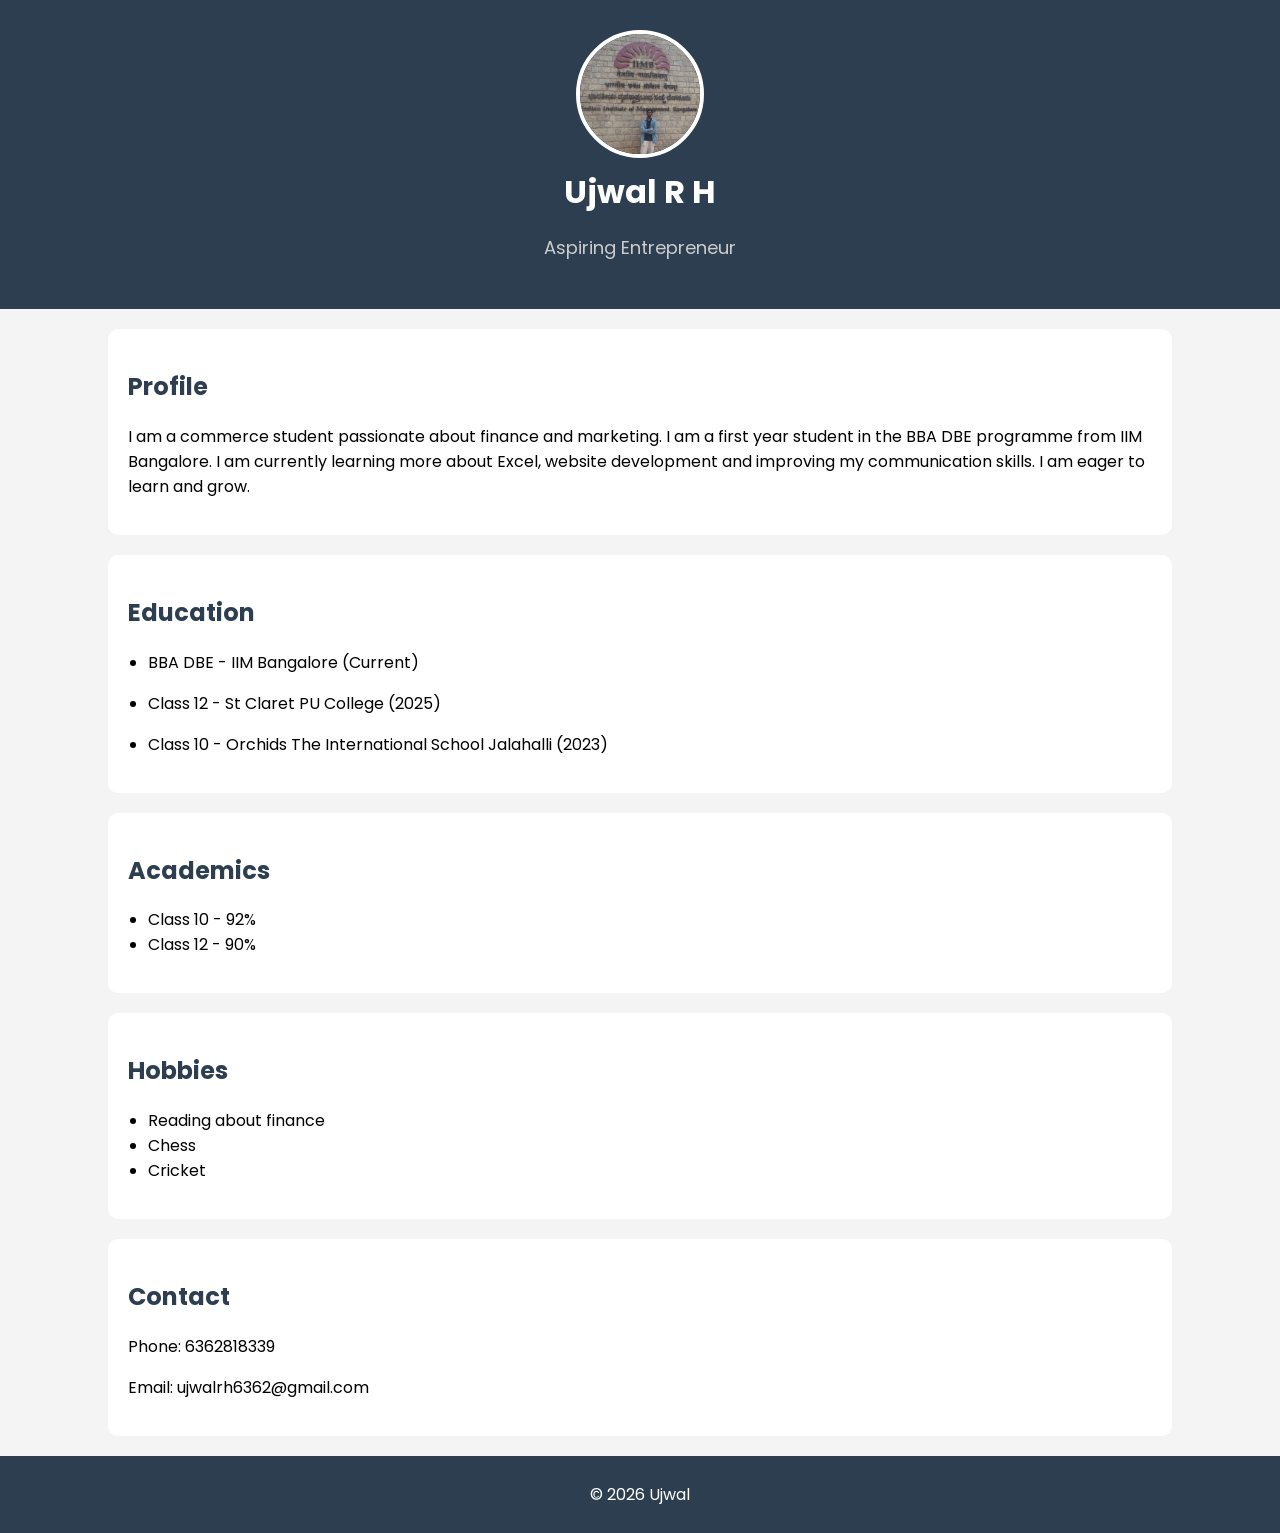
<file: index.html>
<!DOCTYPE html>
<html lang="en">
<head>
  <meta charset="UTF-8">
  <title>My Resume</title>

  <!-- CSS FILE -->
  <link rel="stylesheet" href="style.css">

  <!-- GOOGLE FONT (ADDED) -->
  <link href="https://fonts.googleapis.com/css2?family=Poppins&display=swap" rel="stylesheet">

</head>

<body>

<!-- HEADER -->
<header class="top">
  <img src="photo.jpg" alt="profile photo" class="profile-pic">
  <h1>Ujwal R H</h1>
  <p class="tagline">Aspiring Entrepreneur</p>
</header>

<!-- PROFILE -->
<section>
  <h2>Profile</h2>
  <p>I am a commerce student passionate about finance and marketing. I am a first year student in the BBA DBE programme from IIM Bangalore. I am currently learning more about Excel, website development and improving my communication skills. I am eager to learn and grow.</p>
</section>

<section>
  <h2>Education</h2>

  <ul>
    <li>BBA DBE - IIM Bangalore (Current)</li>
  </ul>

  <ul>
    <li>Class 12 - St Claret PU College (2025)</li>
  </ul>

  <ul>
    <li>Class 10 - Orchids The International School Jalahalli (2023)</li>
  </ul>

</section>

<!-- ACADEMICS -->
<section>
  <h2>Academics</h2>
  <ul>
    <li>Class 10 - 92%</li>
    <li>Class 12 - 90%</li>
  </ul>
</section>

<!-- HOBBIES -->
<section>
  <h2>Hobbies</h2>
  <ul>
    <li>Reading about finance</li>
    <li>Chess</li>
    <li>Cricket</li>
  </ul>
</section>

<!-- CONTACT -->
<section>
  <h2>Contact</h2>
  <p>Phone: 6362818339</p>
  <p>Email: ujwalrh6362@gmail.com</p>
</section>

<footer>
  <p>© 2026 Ujwal</p>
</footer>

</body>
</html>
</file>
<file: style.css>
/* GOOGLE FONT */
body {
  font-family: 'Poppins', sans-serif;
  margin: 0;
  background: #f4f4f4;
  text-align: center;
}

/* TOP SECTION */
.top {
  background: #2c3e50;
  color: white;
  padding: 30px;
}

/* PROFILE IMAGE (CIRCLE) */
.profile-pic {
  width: 120px;
  height: 120px;
  border-radius: 50%;
  object-fit: cover;
  border: 4px solid white;
  display: block;
  margin: 0 auto;
}

/* NAME */
h1 {
  margin: 10px 0 5px;
}

/* TAGLINE */
.tagline {
  font-size: 18px;
  color: #ccc;
}

/* SECTIONS */
section {
  background: white;
  margin: 20px auto;
  padding: 20px;
  width: 80%;
  border-radius: 10px;
  text-align: left;
}

/* HEADINGS */
h2 {
  color: #2c3e50;
}

/* LIST */
ul {
  padding-left: 20px;
}

/* FOOTER */
footer {
  background: #2c3e50;
  color: white;
  padding: 10px;
}
</file>
